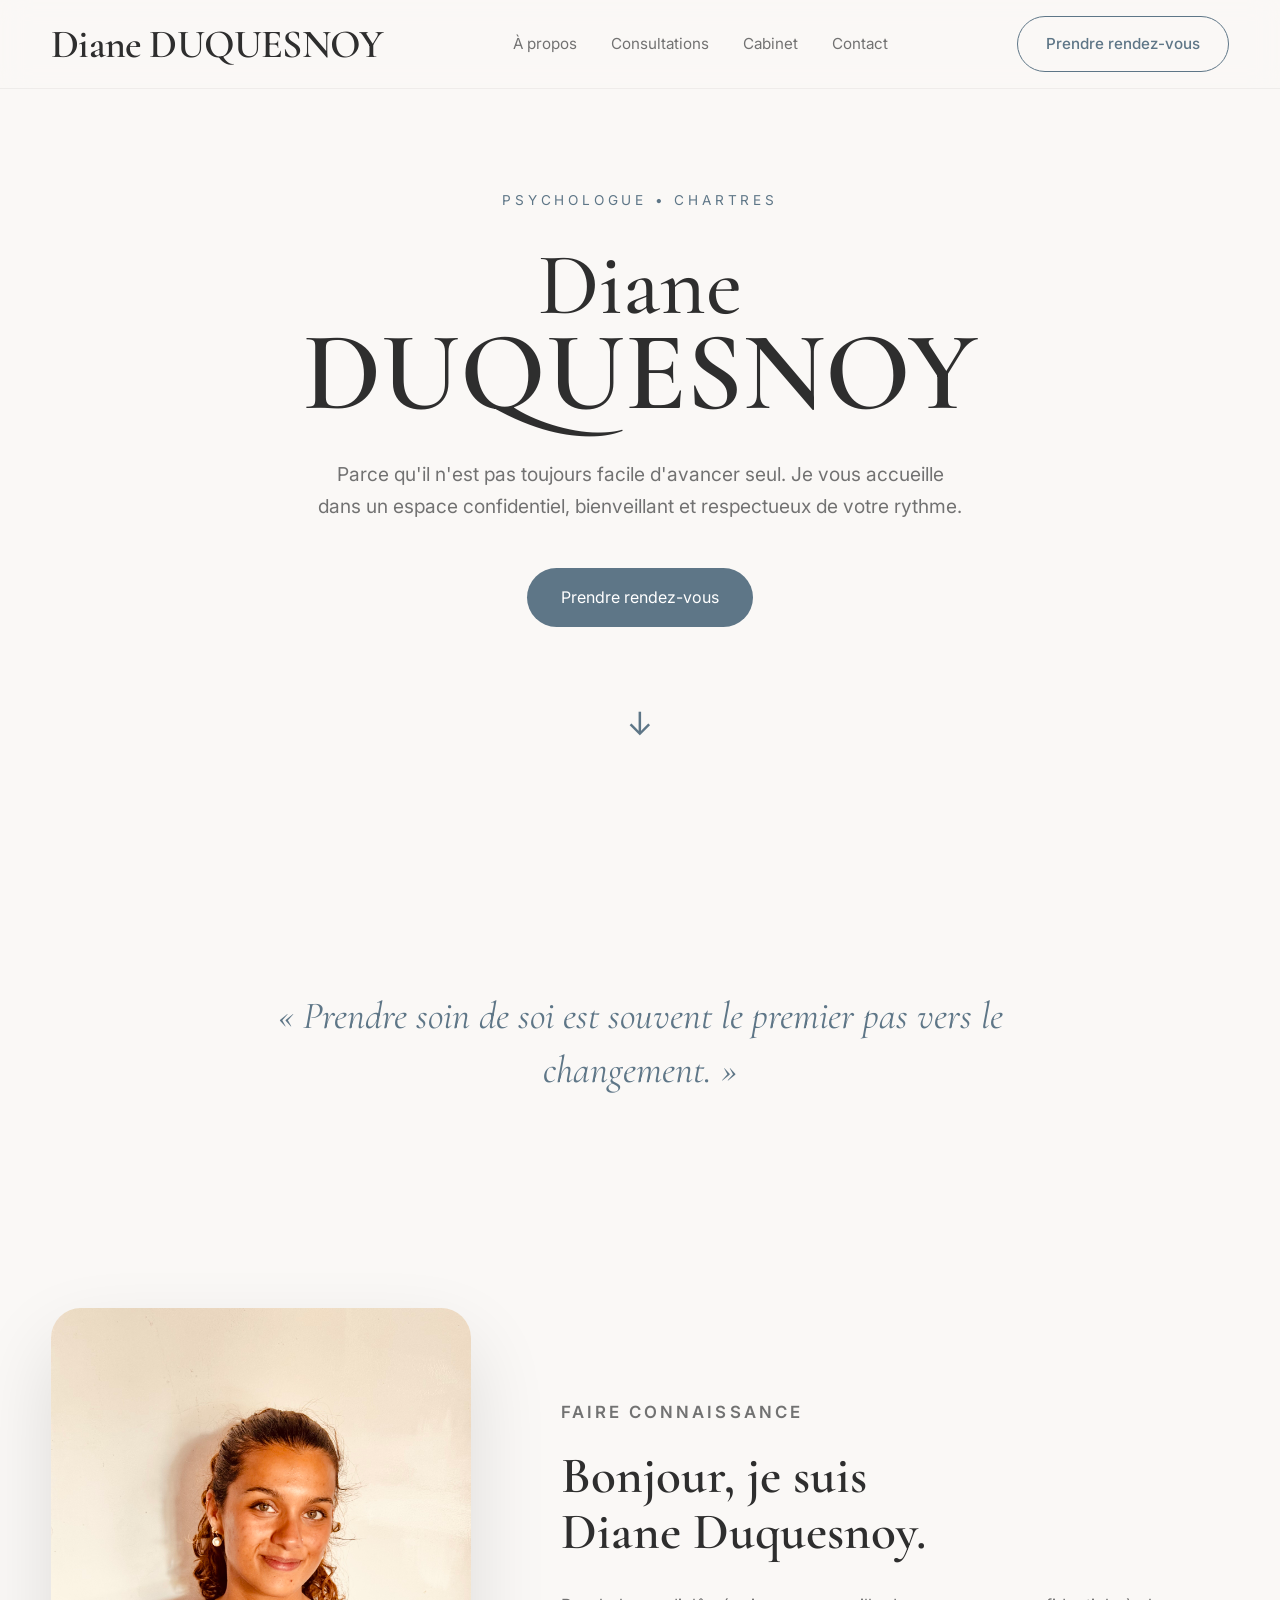
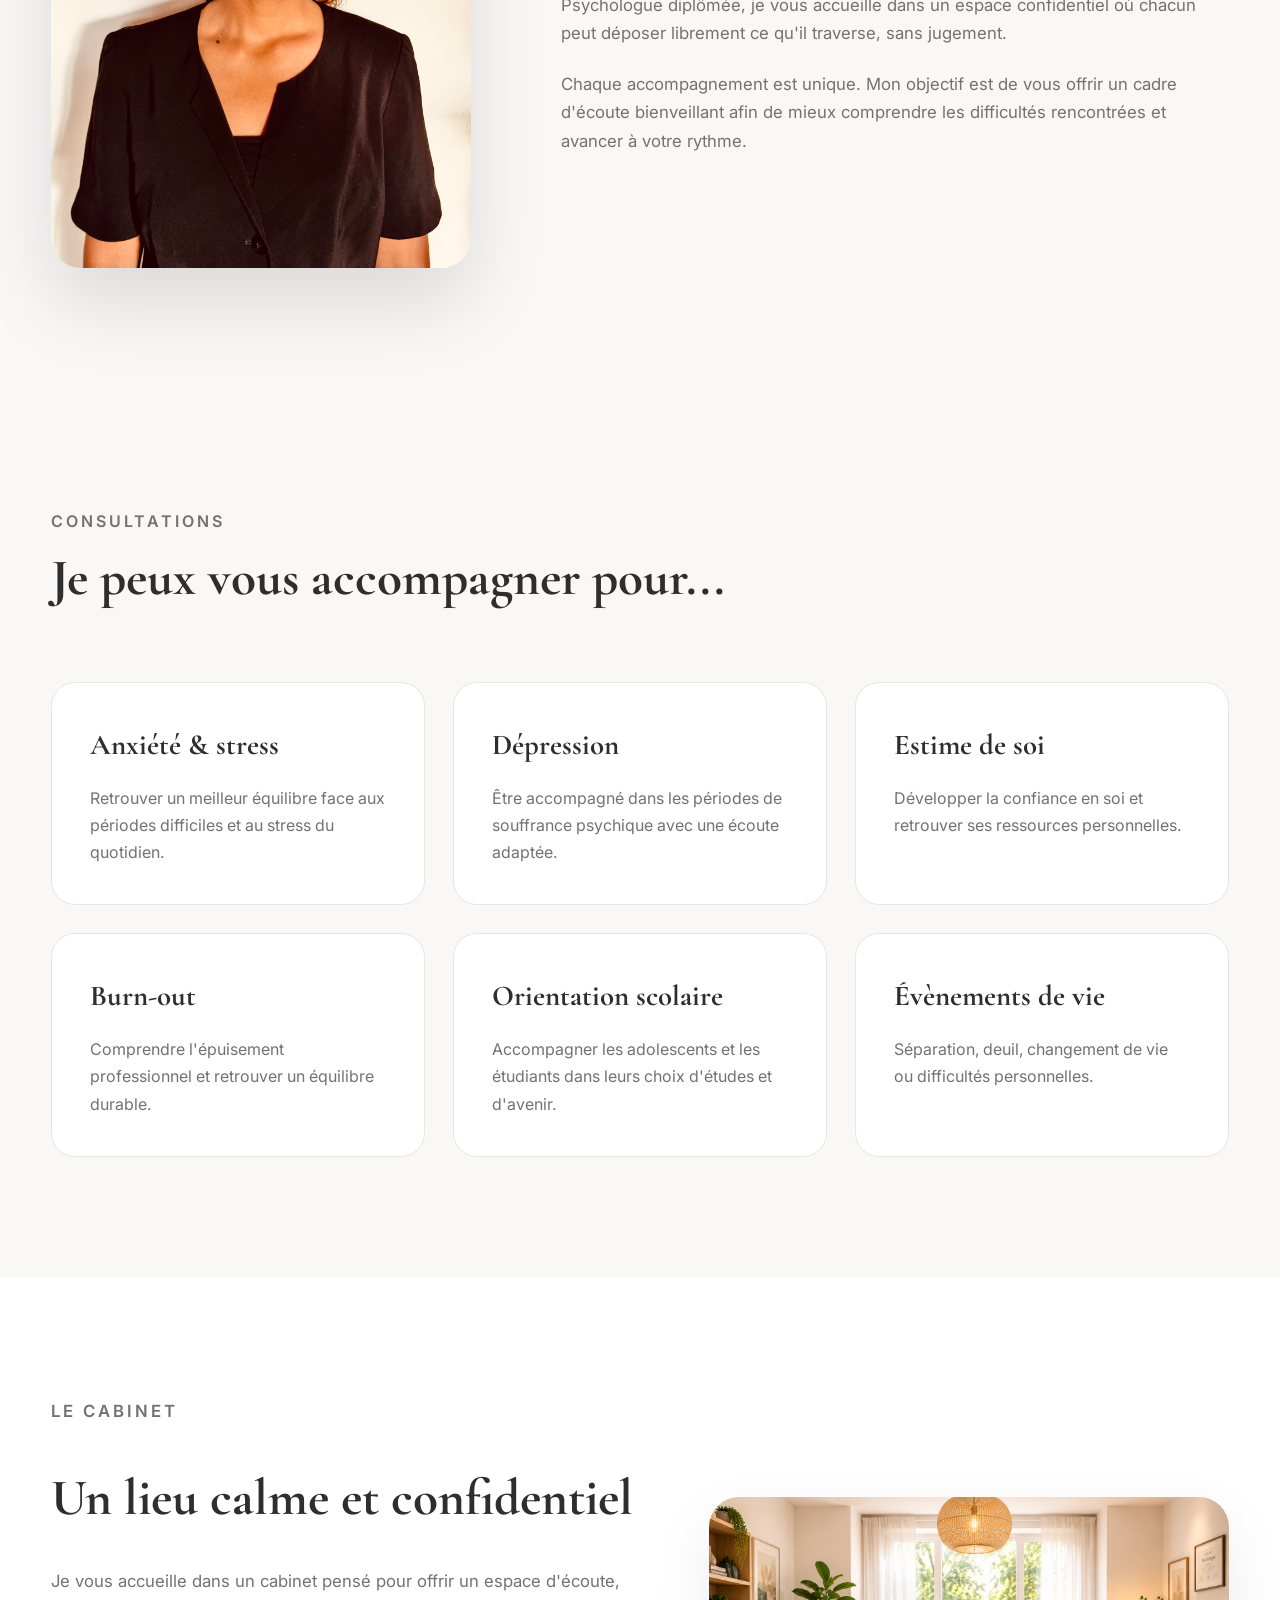
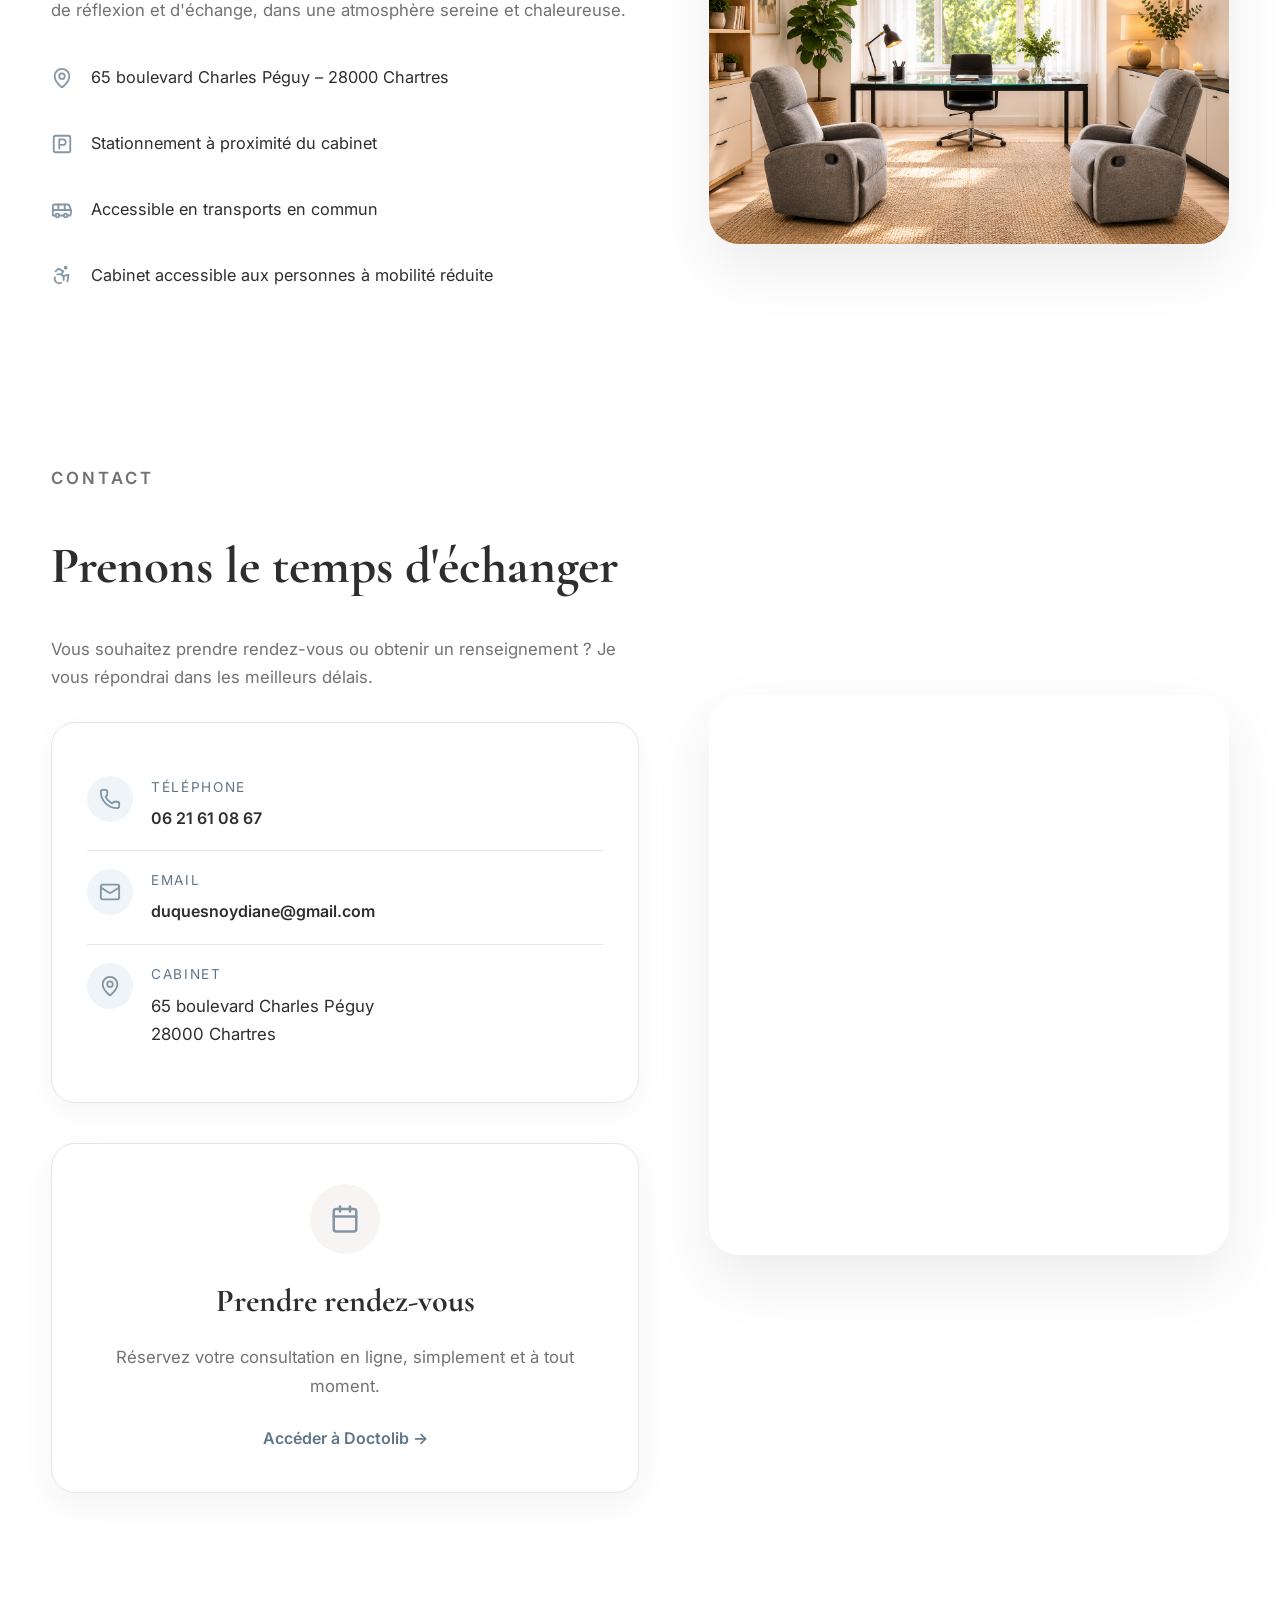
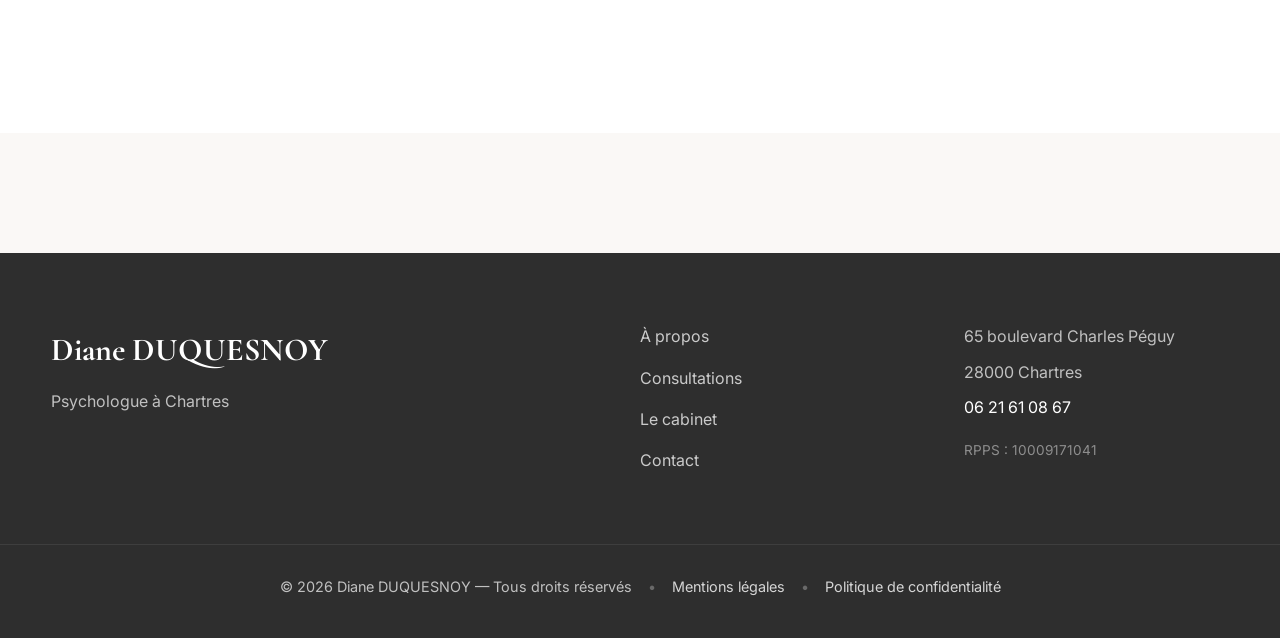
<file: index.html>
<!DOCTYPE html>
<html lang="fr">

<head>

    <meta charset="UTF-8">
    <meta name="viewport" content="width=device-width, initial-scale=1.0">

    <title>Psychologue à Chartres | Diane DUQUESNOY</title>

    <meta name="description"
content="Psychologue à Chartres, Diane DUQUESNOY accompagne les adolescents, les adultes et les familles dans un cadre bienveillant. Cabinet situé au 65 boulevard Charles Péguy à Chartres. Prise de rendez-vous en ligne sur Doctolib.">

    <link rel="preconnect" href="https://fonts.googleapis.com">
    <link rel="preconnect" href="https://fonts.gstatic.com" crossorigin>

    <link href="https://fonts.googleapis.com/css2?family=Cormorant+Garamond:wght@500;600&family=Inter:wght@300;400;500;600&display=swap"
        rel="stylesheet">

    <link rel="stylesheet" href="style.css">

<link rel="canonical" href="https://www.dianeduquesnoy-psychologue.fr/">

    <meta
name="keywords"
content="psychologue Chartres, psychologue Eure-et-Loir, psychologue adulte Chartres, psychologue adolescent, thérapie Chartres">

<meta name="author" content="Diane DUQUESNOY">

<meta name="robots" content="index, follow">

<meta property="og:type" content="website">

<meta property="og:url"
content="https://www.dianeduquesnoy-psychologue.fr/">

<meta property="og:title"
content="Diane DUQUESNOY | Psychologue à Chartres">

<meta property="og:description"
content="Consultations psychologiques à Chartres pour adolescents, adultes et familles.">

<meta property="og:image"
content="https://www.dianeduquesnoy-psychologue.fr/assets/img/diane.jpg">

<meta property="og:locale"
content="fr_FR">

<link rel="icon" href="assets/favicon.ico">

<script type="application/ld+json">
{
  "@context": "https://schema.org",
  "@type": "Psychologist",
  "@id": "https://www.dianeduquesnoy-psychologue.fr/#psychologist",
  "name": "Diane DUQUESNOY",
  "url": "https://www.dianeduquesnoy-psychologue.fr/",
  "image": "https://www.dianeduquesnoy-psychologue.fr/assets/img/diane.jpg",
  "description": "Psychologue à Chartres, accompagnement des adolescents, des adultes et des familles.",
  "telephone": "+33 6 21 61 08 67",
  "email": "duquesnoydiane@gmail.com",
  "address": {
    "@type": "PostalAddress",
    "streetAddress": "65 boulevard Charles Péguy",
    "addressLocality": "Chartres",
    "postalCode": "28000",
    "addressCountry": "FR"
  },
  "identifier": [
    {
      "@type": "PropertyValue",
      "propertyID": "RPPS",
      "value": "10009171041"
    },
    {
      "@type": "PropertyValue",
      "propertyID": "ADELI",
      "value": "289306367"
    },
    {
      "@type": "PropertyValue",
      "propertyID": "SIREN",
      "value": "105861298"
    }
  ],
  "sameAs": [
    "https://www.doctolib.fr/psychologue/bouglainval/diane-duquesnoy"
  ],
  "availableLanguage": [
    "fr"
  ],
  "areaServed": {
    "@type": "City",
    "name": "Chartres"
  }
}
</script>

<meta name="google-site-verification" content="OEWee8tBpfXAYvrWbWOvhHcr4qQkm_veEBeWWxYV0v4" />

</head>

<body>

<header class="header">

    <div class="container nav">

        <a href="#" class="logo">
            Diane DUQUESNOY
        </a>

        <nav>

            <ul class="menu">

                <li><a href="#apropos">À propos</a></li>
                <li><a href="#consultation">Consultations</a></li>
                <li><a href="#cabinet">Cabinet</a></li>
                <li><a href="#contact">Contact</a></li>

            </ul>

        </nav>

        <a class="header-btn"
           href="https://www.doctolib.fr/psychologue/bouglainval/diane-duquesnoy"
           target="_blank">
            Prendre rendez-vous
        </a>

    </div>

</header>

<main>

<section class="hero">

    <div class="container hero-grid">

        <div class="hero-left">

            <p class="hero-tag">
                PSYCHOLOGUE • CHARTRES
            </p>

            <h1>

                <span>Diane</span>

                <span>DUQUESNOY</span>

            </h1>

            <p class="hero-text">

                Parce qu'il n'est pas toujours facile
                d'avancer seul.

                Je vous accueille dans un espace
                confidentiel, bienveillant et respectueux
                de votre rythme.

            </p>

            <div class="hero-buttons">

    <a class="btn-primary"
       href="https://www.doctolib.fr/psychologue/bouglainval/diane-duquesnoy"
       target="_blank">

        Prendre rendez-vous

    </a>

</div>

<div class="scroll-indicator">

↓

</div>

        </div>

       
    </div>

</section>
<section class="quote">

    <div class="container">

        <p>

            « Prendre soin de soi est souvent le premier pas vers le changement. »

        </p>

    </div>

</section>

<section id="apropos" class="about">

    <div class="container about-grid">

        <div class="about-photo">

            <img
                src="assets/img/diane.jpg"
                alt="Diane Duquesnoy, psychologue à Chartres">

        </div>

        <div class="about-content">

            <p class="section-tag">
                FAIRE CONNAISSANCE
            </p>

            <h2>
                Bonjour, je suis<br>
                Diane Duquesnoy.
            </h2>

            <p>

                Psychologue diplômée, je vous accueille dans un espace
                confidentiel où chacun peut déposer librement ce qu'il
                traverse, sans jugement.

            </p>

            <p>

                Chaque accompagnement est unique. Mon objectif est de vous
                offrir un cadre d'écoute bienveillant afin de mieux comprendre
                les difficultés rencontrées et avancer à votre rythme.

            </p>

        </div>

    </div>

</section>
<section id="consultation" class="services">

    <div class="container">

        <p class="section-tag">CONSULTATIONS</p>

        <h2>Je peux vous accompagner pour...</h2>

        <div class="services-grid">

            <article class="service-card">
                <h3>Anxiété & stress</h3>
                <p>Retrouver un meilleur équilibre face aux périodes difficiles et au stress du quotidien.</p>
            </article>

            <article class="service-card">
                <h3>Dépression</h3>
                <p>Être accompagné dans les périodes de souffrance psychique avec une écoute adaptée.</p>
            </article>

            <article class="service-card">
                <h3>Estime de soi</h3>
                <p>Développer la confiance en soi et retrouver ses ressources personnelles.</p>
            </article>

            <article class="service-card">
                <h3>Burn-out</h3>
                <p>Comprendre l'épuisement professionnel et retrouver un équilibre durable.</p>
            </article>

            <article class="service-card">
                <h3>Orientation scolaire</h3>
                <p>Accompagner les adolescents et les étudiants dans leurs choix d'études et d'avenir.</p>
            </article>

            <article class="service-card">
                <h3>Évènements de vie</h3>
                <p>Séparation, deuil, changement de vie ou difficultés personnelles.</p>
            </article>

        </div>

    </div>

</section>
<section id="cabinet" class="cabinet">

    <div class="container cabinet-grid">

        <div class="cabinet-content">

            <p class="section-tag">
                LE CABINET
            </p>

            <h2>
                Un lieu calme et confidentiel
            </h2>

            <p>

                Je vous accueille dans un cabinet pensé pour offrir un espace
                d'écoute, de réflexion et d'échange, dans une atmosphère
                sereine et chaleureuse.

            </p>

            <ul class="cabinet-list">

    <li>

        <img src="assets/icons/map-pin.svg" alt="Adresse">

        <span>65 boulevard Charles Péguy – 28000 Chartres</span>

    </li>

    <li>

        <img src="assets/icons/square-parking.svg" alt="Stationnement">

        <span>Stationnement à proximité du cabinet</span>

    </li>

    <li>

        <img src="assets/icons/bus.svg" alt="Transports">

        <span>Accessible en transports en commun</span>

    </li>

    <li>

        <img src="assets/icons/accessibility.svg" alt="Accessibilité">

        <span>Cabinet accessible aux personnes à mobilité réduite</span>

    </li>

</ul>


        </div>

        <div class="cabinet-photo">

            <img
                src="assets/img/cabinet.jpg"
                alt="Cabinet de psychologie">

        </div>

    </div>
<section id="contact" class="contact">

    <div class="container contact-grid">

        <div class="contact-content">

            <p class="section-tag">CONTACT</p>

            <h2>
                Prenons le temps d'échanger
            </h2>

            <p class="contact-intro">

                Vous souhaitez prendre rendez-vous ou obtenir un renseignement ?
                Je vous répondrai dans les meilleurs délais.

            </p>

            <div class="contact-card">

                <div class="contact-item">

                    <div class="contact-icon">

    <img src="assets/icons/phone.svg" alt="Téléphone">

</div>

                    <div>

                        <span>Téléphone</span>

                        <a href="tel:+33621610867">
                            06 21 61 08 67
                        </a>

                    </div>

                </div>

                <div class="contact-item">

                    <div class="contact-icon">

    <img
        src="assets/icons/mail.svg"
        alt="Adresse e-mail">

</div>

                    <div>

                        <span>Email</span>

                        <a href="mailto:duquesnoydiane@gmail.com">
                            duquesnoydiane@gmail.com
                        </a>

                    </div>

                </div>

                <div class="contact-item">

                    <div class="contact-icon">

    <img
        src="assets/icons/map-pin.svg"
        alt="Adresse du cabinet">

</div>

                    <div>

                        <span>Cabinet</span>

                        <p>
                            65 boulevard Charles Péguy<br>
                            28000 Chartres
                        </p>

                    </div>

                </div>

            </div>

           <div class="doctolib-card">

    <div class="calendar">

        <img src="assets/icons/calendar.svg" alt="Calendrier">

    </div>

    <h3>

        Prendre rendez-vous

    </h3>

    <p>

        Réservez votre consultation en ligne,
        simplement et à tout moment.

    </p>

    <a
        href="https://www.doctolib.fr/psychologue/bouglainval/diane-duquesnoy"
        target="_blank">

        Accéder à Doctolib →

    </a>

</div>

        </div>

        <div class="map">

            <iframe
                src="https://www.google.com/maps?q=65+boulevard+Charles+Péguy+28000+Chartres&output=embed"
                loading="lazy"
                allowfullscreen>
            </iframe>

        </div>

    </div>

</section>
</section>
</main>

<script src="script.js"></script>

<footer class="footer">

    <div class="container footer-grid">

        <div class="footer-brand">

            <h3>Diane DUQUESNOY</h3>

            <p>
                Psychologue à Chartres
            </p>

        </div>

        <div class="footer-links">

            <a href="#apropos">À propos</a>

            <a href="#consultation">Consultations</a>

            <a href="#cabinet">Le cabinet</a>

            <a href="#contact">Contact</a>

        </div>

        <div class="footer-contact">

<p>65 boulevard Charles Péguy</p>

<p>28000 Chartres</p>

<a href="tel:+33621610867">06&nbsp;21&nbsp;61&nbsp;08&nbsp;67</a>

<p class="footer-rpps">

RPPS : 10009171041

</p>

</div>

    </div>

    <div class="footer-bottom">

<p>

© 2026 Diane DUQUESNOY — Tous droits réservés

<span class="footer-separator">•</span>

<a href="mentions-legales.html">
Mentions légales
</a>

<span class="footer-separator">•</span>

<a href="politique-confidentialite.html">
Politique de confidentialité
</a>

</p>

</div>

</footer>

</body>

</html>
</file>
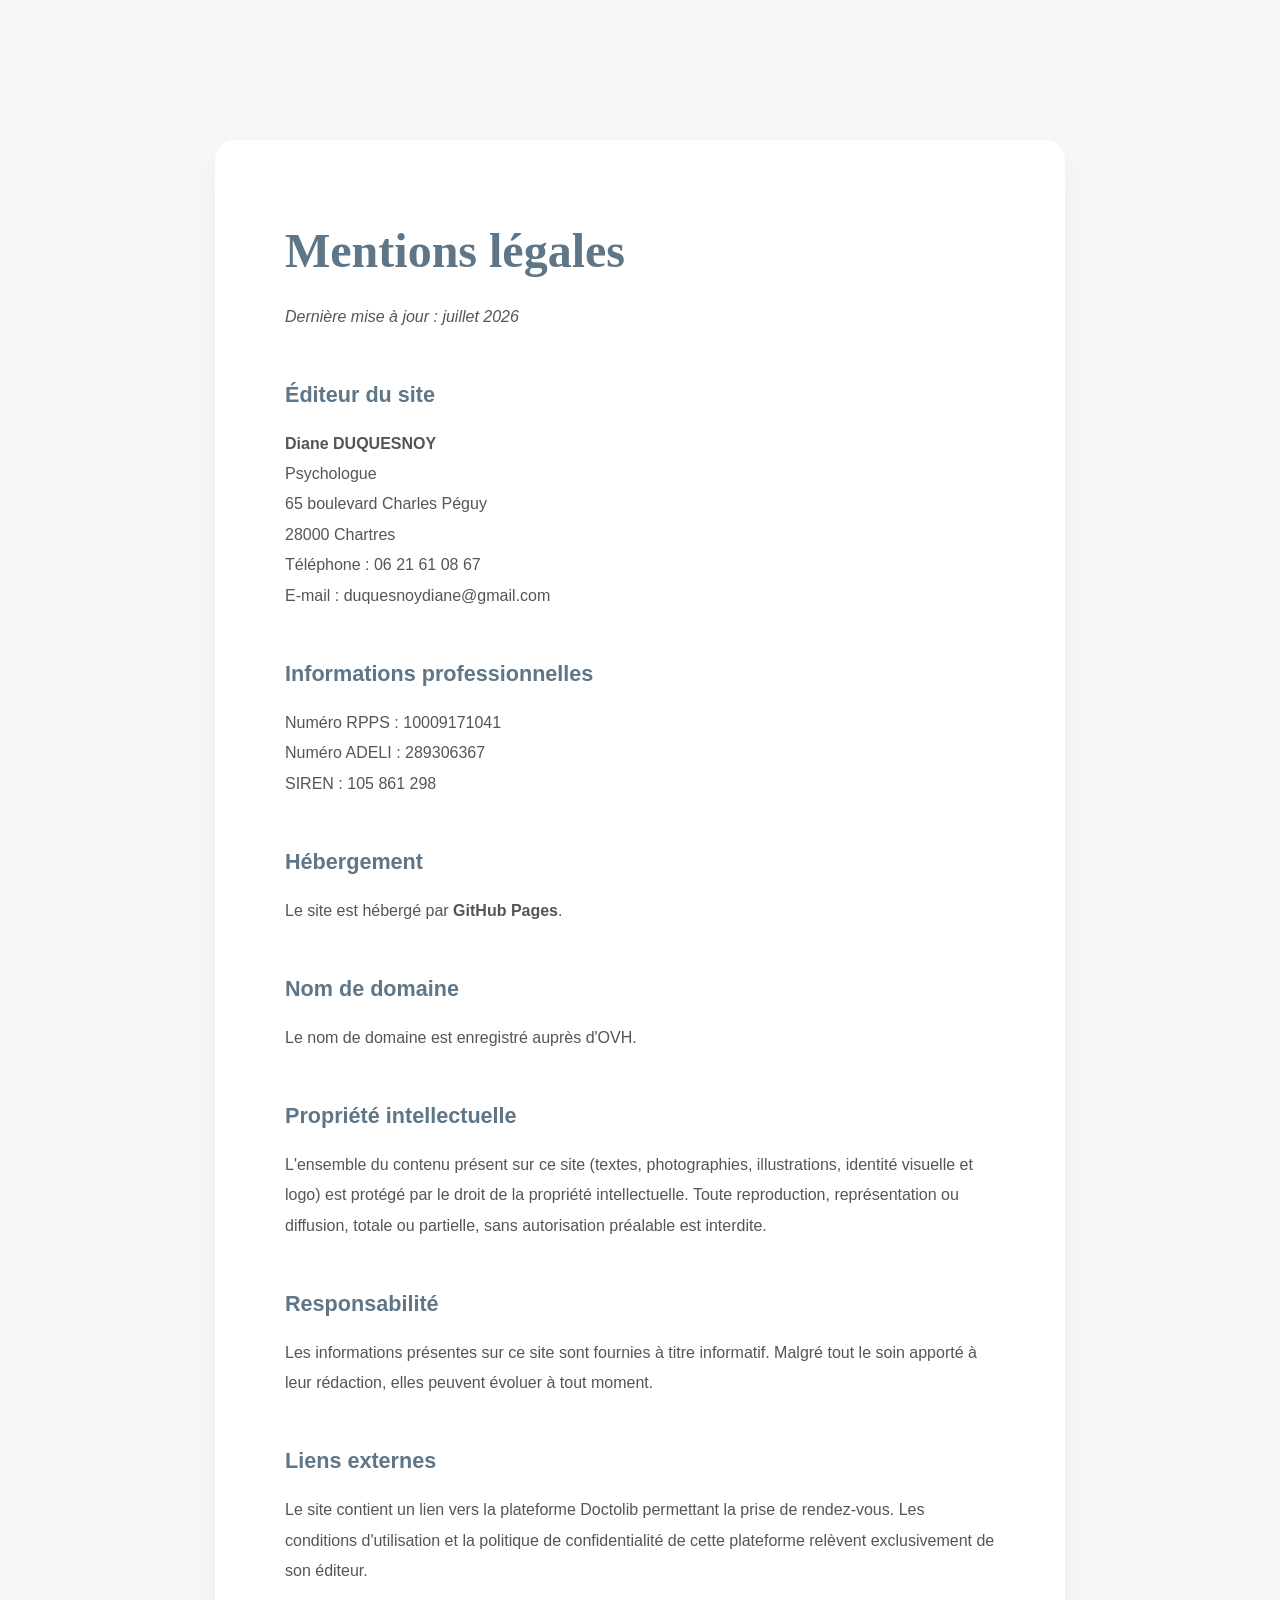
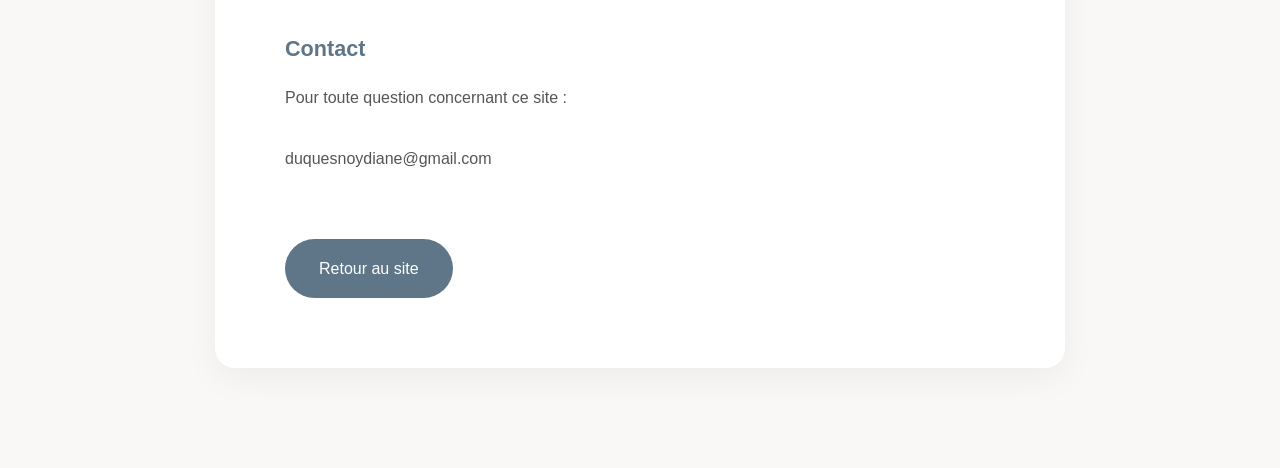
<file: mentions-legale.html>
<!DOCTYPE html>
<html lang="fr">

<head>

<meta charset="UTF-8">
<meta name="viewport" content="width=device-width, initial-scale=1.0">

<title>Mentions légales | Diane DUQUESNOY</title>

<link rel="stylesheet" href="style.css">

</head>

<body>

<section class="legal-page">

<div class="container legal-container">

<h1>Mentions légales</h1>

<p class="legal-update">
Dernière mise à jour : juillet 2026
</p>

<h2>Éditeur du site</h2>

<p>

<strong>Diane DUQUESNOY</strong><br>

Psychologue<br>

65 boulevard Charles Péguy<br>

28000 Chartres<br>

Téléphone : 06 21 61 08 67<br>

E-mail : duquesnoydiane@gmail.com

</p>

<h2>Informations professionnelles</h2>

<p>

Numéro RPPS : 10009171041<br>

Numéro ADELI : 289306367<br>

SIREN : 105 861 298

</p>

<h2>Hébergement</h2>

<p>

Le site est hébergé par <strong>GitHub Pages</strong>.

</p>

<h2>Nom de domaine</h2>

<p>

Le nom de domaine est enregistré auprès d'OVH.

</p>

<h2>Propriété intellectuelle</h2>

<p>

L'ensemble du contenu présent sur ce site (textes, photographies, illustrations, identité visuelle et logo) est protégé par le droit de la propriété intellectuelle.

Toute reproduction, représentation ou diffusion, totale ou partielle, sans autorisation préalable est interdite.

</p>

<h2>Responsabilité</h2>

<p>

Les informations présentes sur ce site sont fournies à titre informatif.

Malgré tout le soin apporté à leur rédaction, elles peuvent évoluer à tout moment.

</p>

<h2>Liens externes</h2>

<p>

Le site contient un lien vers la plateforme Doctolib permettant la prise de rendez-vous.

Les conditions d'utilisation et la politique de confidentialité de cette plateforme relèvent exclusivement de son éditeur.

</p>

<h2>Contact</h2>

<p>

Pour toute question concernant ce site :

<br><br>

duquesnoydiane@gmail.com

</p>

<a href="index.html" class="btn-primary">

Retour au site

</a>

</div>

</section>

</body>

</html>
</file>
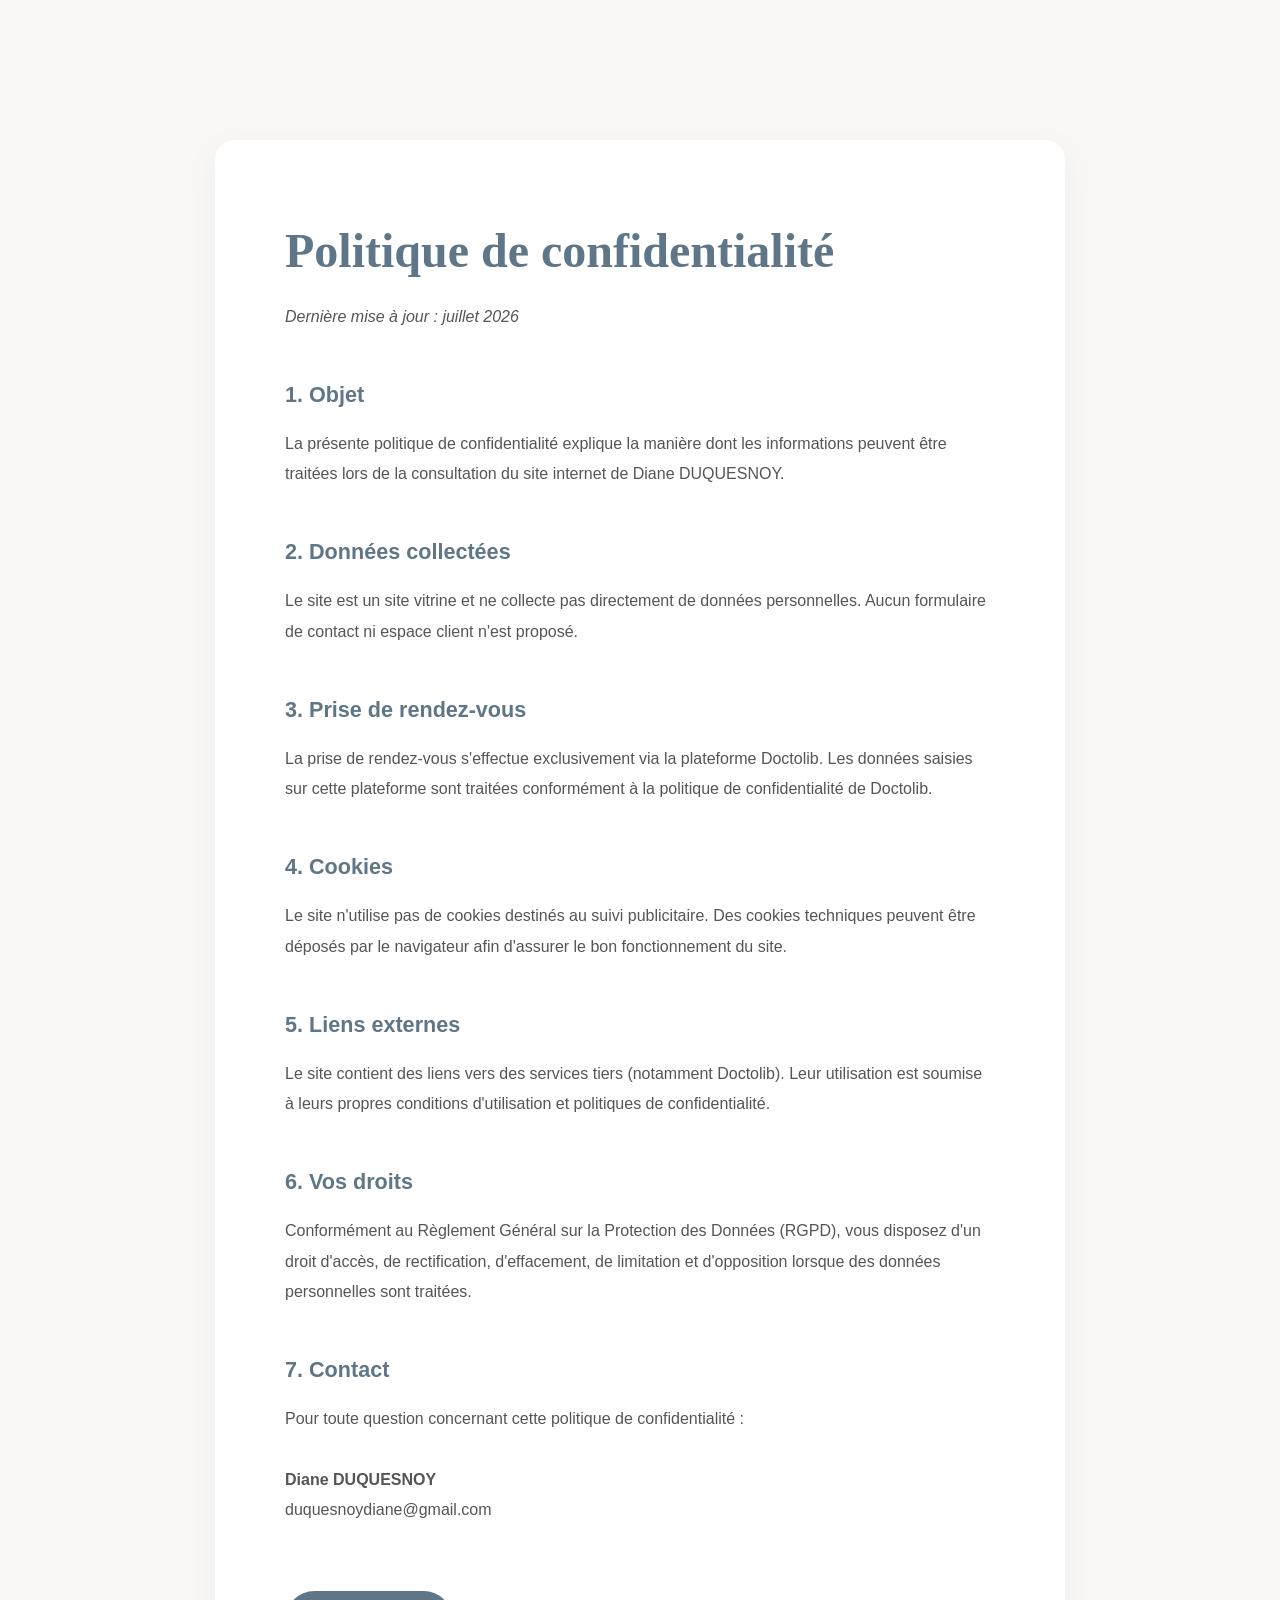
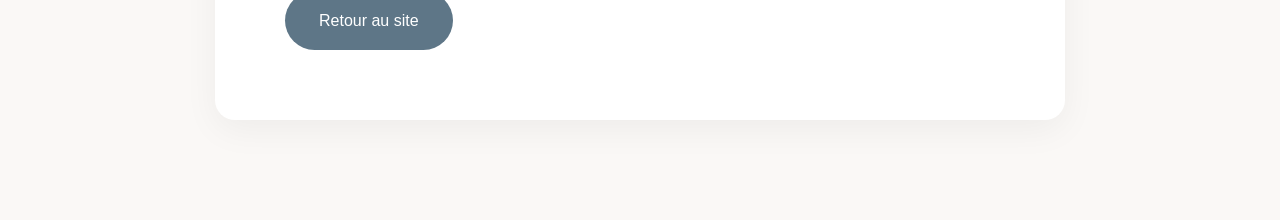
<file: politique-confidentialite.html>
<!DOCTYPE html>
<html lang="fr">

<head>

<meta charset="UTF-8">
<meta name="viewport" content="width=device-width, initial-scale=1.0">

<title>Politique de confidentialité | Diane DUQUESNOY</title>

<link rel="stylesheet" href="style.css">

</head>

<body>

<section class="legal-page">

<div class="container legal-container">

<h1>Politique de confidentialité</h1>

<p class="legal-update">

Dernière mise à jour : juillet 2026

</p>

<h2>1. Objet</h2>

<p>

La présente politique de confidentialité explique la manière dont les informations peuvent être traitées lors de la consultation du site internet de Diane DUQUESNOY.

</p>

<h2>2. Données collectées</h2>

<p>

Le site est un site vitrine et ne collecte pas directement de données personnelles.

Aucun formulaire de contact ni espace client n'est proposé.

</p>

<h2>3. Prise de rendez-vous</h2>

<p>

La prise de rendez-vous s'effectue exclusivement via la plateforme Doctolib.

Les données saisies sur cette plateforme sont traitées conformément à la politique de confidentialité de Doctolib.

</p>

<h2>4. Cookies</h2>

<p>

Le site n'utilise pas de cookies destinés au suivi publicitaire.

Des cookies techniques peuvent être déposés par le navigateur afin d'assurer le bon fonctionnement du site.

</p>

<h2>5. Liens externes</h2>

<p>

Le site contient des liens vers des services tiers (notamment Doctolib).

Leur utilisation est soumise à leurs propres conditions d'utilisation et politiques de confidentialité.

</p>

<h2>6. Vos droits</h2>

<p>

Conformément au Règlement Général sur la Protection des Données (RGPD), vous disposez d'un droit d'accès, de rectification, d'effacement, de limitation et d'opposition lorsque des données personnelles sont traitées.

</p>

<h2>7. Contact</h2>

<p>

Pour toute question concernant cette politique de confidentialité :

<br><br>

<strong>Diane DUQUESNOY</strong><br>

duquesnoydiane@gmail.com

</p>

<a href="index.html" class="btn-primary">

Retour au site

</a>

</div>

</section>

</body>

</html>
</file>
<file: style.css>
/* ======================================================
   DIANE DUQUESNOY
   Version 2.0
====================================================== */

/*============================
VARIABLES
=============================*/

:root{

    --background:#FAF8F6;
    --surface:#FFFFFF;

    --text:#2E2E2E;
    --muted:#727272;

    --primary:#5E7687;
    --primary-dark:#48606F;

    --border:#EAE5DE;

    --radius:24px;

    --shadow:0 25px 60px rgba(0,0,0,.08);

}

/*============================
RESET
=============================*/

*{
margin:0;
padding:0;
box-sizing:border-box;
}

html{
scroll-behavior:smooth;
}

body{

background:var(--background);

font-family:Inter,sans-serif;

color:var(--text);

line-height:1.7;

}

img{
display:block;
max-width:100%;
}

a{
color:inherit;
text-decoration:none;
}

.container{

width:min(1180px,92%);
margin:auto;

}

/*============================
HEADER
=============================*/

.header{

position:fixed;

top:0;

left:0;

width:100%;

z-index:999;

background:rgba(250,248,246,.82);

backdrop-filter:blur(14px);

border-bottom:1px solid rgba(0,0,0,.05);

}

.nav{

height:88px;

display:flex;

justify-content:space-between;

align-items:center;

gap:30px;

}

.logo{

font-family:"Cormorant Garamond", serif;

font-size:2.5rem;

font-weight:600;

letter-spacing:-0.02em;

line-height:1;

}
.menu{

display:flex;

gap:34px;

list-style:none;

}

.menu a{

font-size:.95rem;

color:var(--muted);

transition:.3s;

position:relative;

}

.menu a::after{

content:"";

position:absolute;

left:0;

bottom:-6px;

width:0;

height:1px;

background:var(--primary);

transition:.3s;

}

.menu a:hover::after{

width:100%;

}

.menu a:hover{

color:var(--text);

}

.header-btn{

display:inline-flex;

align-items:center;

justify-content:center;

padding:14px 28px;

border:1px solid var(--primary);

border-radius:999px;

font-size:.95rem;

font-weight:500;

color:var(--primary);

transition:.35s;

white-space:nowrap;

}

.header-btn:hover{

background:var(--primary);

color:white;

}

/*============================
BOUTONS
=============================*/

.btn-primary{

display:inline-flex;

align-items:center;

justify-content:center;

padding:16px 34px;

background:var(--primary);

color:white;

border-radius:999px;

transition:.35s;

}

.btn-primary:hover{

transform:translateY(-2px);

background:var(--primary-dark);

}

.btn-outline{

padding:10px 20px;

border:1px solid var(--primary);

border-radius:999px;

color:var(--primary);

transition:.35s;

font-size:.95rem;

}

.btn-outline:hover{

background:var(--primary);

color:white;

}
/*======================================================
HERO V2
======================================================*/

.hero{

min-height:100vh;

display:flex;

align-items:center;

justify-content:center;

text-align:center;

padding:120px 0 80px;

}

.hero-grid{

max-width:850px;

margin:auto;

}

.hero-tag{

font-size:.85rem;

letter-spacing:.28em;

text-transform:uppercase;

color:var(--primary);

margin-bottom:35px;

}

.hero h1{

font-family:"Cormorant Garamond",serif;

line-height:.88;

margin-bottom:35px;

}

.hero h1 span{

display:block;

}

.hero h1 span:first-child{

font-size:5.5rem;

font-weight:500;

}

.hero h1 span:last-child{

font-size:7rem;

font-weight:600;

}

.hero-text{

max-width:650px;

margin:0 auto 45px;

font-size:1.2rem;

color:var(--muted);

}

.hero-buttons{

display:flex;

justify-content:center;

align-items:center;

gap:30px;

margin-bottom:70px;

}

.scroll-indicator{

font-size:2rem;

color:var(--primary);

animation:bounce 2s infinite;

}

@keyframes bounce{

0%,100%{

transform:translateY(0);

}

50%{

transform:translateY(10px);

}

}

@media(max-width:768px){

.hero h1 span:first-child{

font-size:3.6rem;

}

.hero h1 span:last-child{

font-size:4.6rem;

}

.hero-buttons{

flex-direction:column;

}

}

/*============================
RESPONSIVE
=============================*/

@media(max-width:980px){

.menu{

display:none;

}

.hero{

padding-top:120px;

}

.hero-grid{

grid-template-columns:1fr;

}

.hero-right{

order:-1;

}

.hero h1 span:first-child{

font-size:3.5rem;

}

.hero h1 span:last-child{

font-size:4.2rem;

}

.hero-buttons{

flex-direction:column;

align-items:flex-start;

gap:18px;

}

.btn-primary{

width:100%;

}

}
/*======================================================
ABOUT
======================================================*/

.about{

padding:120px 0;

}

.about-grid{

display:grid;

grid-template-columns:420px 1fr;

gap:90px;

align-items:center;

}

.about-photo{

position:relative;

}

.about-photo img{

width:100%;

border-radius:30px;

box-shadow:0 35px 80px rgba(0,0,0,.12);

}

.section-tag{
    font-size:1rem;
    font-weight:600;
    letter-spacing:.18em;
    text-transform:uppercase;
    color:var(--muted);
}

.about h2{

font-family:"Cormorant Garamond",serif;

font-size:3.2rem;

font-weight:600;

line-height:1.1;

margin-bottom:30px;

}

.about p{

font-size:1.05rem;

color:var(--muted);

margin-bottom:22px;

max-width:650px;

}

.about .btn-primary{

margin-top:15px;

}

@media(max-width:980px){

.about{

padding:80px 0;

}

.about-grid{

grid-template-columns:1fr;

gap:45px;

}

.about-photo{

max-width:420px;

margin:auto;

}

.about h2{

font-size:2.6rem;

}

}

/*======================================================
QUOTE
======================================================*/

.quote{

padding:90px 0;

text-align:center;

}

.quote p{

font-family:"Cormorant Garamond", serif;

font-size:2.4rem;

font-style:italic;

color:var(--primary);

max-width:850px;

margin:auto;

line-height:1.4;

}
/*======================================================
SERVICES
======================================================*/

.services{

padding:120px 0;

}

.services h2{

font-family:"Cormorant Garamond",serif;

font-size:3.2rem;

margin-bottom:60px;

}

.services-grid{

display:grid;

grid-template-columns:repeat(3,1fr);

gap:28px;

}

.service-card{

background:white;

padding:38px;

border-radius:24px;

border:1px solid var(--border);

transition:.35s;

}

.service-card:hover{

transform:translateY(-8px);

box-shadow:0 20px 45px rgba(0,0,0,.08);

}

.service-card h3{

font-family:"Cormorant Garamond",serif;

font-size:1.8rem;

margin-bottom:15px;

}

.service-card p{

color:var(--muted);

}

@media(max-width:980px){

.services-grid{

grid-template-columns:1fr;

}

.services h2{

font-size:2.4rem;

}

}
/*======================================================
CABINET
======================================================*/

.cabinet{

padding:120px 0;

background:white;

}

.cabinet-grid{

display:grid;

grid-template-columns:1fr 520px;

gap:70px;

align-items:center;

}

.cabinet h2{

font-family:"Cormorant Garamond",serif;

font-size:3.2rem;

margin-bottom:25px;

}

.cabinet p{

color:var(--muted);

font-size:1.05rem;

margin-bottom:30px;

}

.cabinet-list{

list-style:none;

display:flex;

flex-direction:column;

gap:18px;

margin-bottom:45px;

}

.cabinet-list li{

display:flex;

align-items:center;

gap:18px;

}

.cabinet-list img{

width:22px;

height:22px;

opacity:.75;

flex-shrink:0;

}

.cabinet-list span{

font-size:1.02rem;

color:var(--text);

}

.cabinet-list li{

padding:10px 0;

font-size:1.05rem;

}

.cabinet-photo img{

border-radius:30px;

box-shadow:var(--shadow);

}

@media(max-width:980px){

.cabinet-grid{

grid-template-columns:1fr;

}

.cabinet-photo{

order:-1;

}

}
/*======================================================
CONTACT
======================================================*/

.contact{

padding:120px 0;

}

.contact-grid{

display:grid;

grid-template-columns:1fr 520px;

gap:70px;

align-items:center;

}

.contact h2{

font-family:"Cormorant Garamond",serif;

font-size:3.2rem;

margin-bottom:25px;

}

.contact-intro{

color:var(--muted);

margin-bottom:40px;

max-width:620px;

}

.contact-card{

background:white;

border:1px solid var(--border);

border-radius:24px;

padding:35px;

margin-bottom:35px;

box-shadow:0 10px 30px rgba(0,0,0,.04);

}

.contact-item{

display:flex;

gap:18px;

align-items:flex-start;

padding:18px 0;

border-bottom:1px solid var(--border);

}

.contact-item:last-child{

border-bottom:none;

}

.contact-item span{

display:block;

font-size:.85rem;

text-transform:uppercase;

letter-spacing:.12em;

color:var(--primary);

margin-bottom:6px;

}

.contact-item a{

font-weight:600;

}

.contact-item p{

margin:0;

color:var(--text);

}

.map iframe{

width:100%;

height:560px;

border:none;

border-radius:30px;

box-shadow:var(--shadow);

}

@media(max-width:980px){

.contact-grid{

grid-template-columns:1fr;

}

.map{

margin-top:50px;

}

.map iframe{

height:400px;

}

}
.contact-icon{

width:46px;
height:46px;

display:flex;
justify-content:center;
align-items:center;

background:#f7f5f3;

border-radius:50%;

}

.contact-icon img{

width:22px;
height:22px;

opacity:.75;

}
/*======================================================
DOCTOLIB CARD
======================================================*/

.doctolib-card{

margin-top:40px;
padding:40px;

background:white;

border:1px solid var(--border);

border-radius:24px;

text-align:center;

box-shadow:0 12px 35px rgba(0,0,0,.05);

transition:.35s;

}

.doctolib-card:hover{

transform:translateY(-6px);

box-shadow:0 20px 45px rgba(0,0,0,.08);

}

.calendar{

width:70px;
height:70px;

margin:0 auto 20px;

display:flex;
justify-content:center;
align-items:center;

background:#f7f5f3;

border-radius:50%;

}

.calendar img{

width:30px;
height:30px;

opacity:.75;

}

.doctolib-card h3{

font-family:"Cormorant Garamond", serif;

font-size:2rem;

margin-bottom:15px;

}

.doctolib-card p{

color:var(--muted);

margin-bottom:25px;

}

.doctolib-card a{

font-weight:600;

color:var(--primary);

font-size:1rem;

}

.doctolib-card a:hover{

opacity:.75;

}

.contact-icon{
width:46px;
height:46px;
display:flex;
justify-content:center;
align-items:center;
background:#EEF4F7;
border-radius:50%;
}

.contact-icon img{
width:22px;
height:22px;
opacity:.75;
}

.cabinet > .container > .section-tag,
.services > .container > .section-tag,
.contact > .container > .section-tag,
.about .section-tag{

    color: var(--muted);

}

.cabinet-text p{
    color: var(--muted);
}

/*======================================================
FOOTER
======================================================*/

.footer{

background:#2E2E2E;

color:white;

margin-top:120px;

}

.footer-grid{

display:grid;

grid-template-columns:2fr 1fr 1fr;

gap:60px;

padding:70px 0;

}

.footer h3{

font-family:"Cormorant Garamond", serif;

font-size:2rem;

margin-bottom:10px;

}

.footer p{

color:rgba(255,255,255,.7);

margin-bottom:8px;

}

.footer-links{

display:flex;

flex-direction:column;

gap:14px;

}

.footer-links a{

color:rgba(255,255,255,.75);

transition:.3s;

}

.footer-links a:hover{

color:white;

}

.footer-contact a{

color:white;

}

.footer-bottom{

text-align:center;

padding:30px;

border-top:1px solid rgba(255,255,255,.08);

font-size:.9rem;

color:rgba(255,255,255,.65);

}

.footer-bottom a{

color:rgba(255,255,255,.8);

text-decoration:none;

transition:.3s;

}

.footer-bottom a:hover{

color:white;

}

.footer-separator{

margin:0 12px;

opacity:.4;

}

@media(max-width:980px){

.footer-grid{

grid-template-columns:1fr;

gap:40px;

}

}

/*======================================================
MENTIONS LÉGALES
======================================================*/

.legal-page{

padding:140px 20px 100px;

background:var(--background);

min-height:100vh;

}

.legal-container{

max-width:850px;

margin:auto;

background:white;

padding:70px;

border-radius:20px;

box-shadow:0 10px 35px rgba(0,0,0,.05);

}

.legal-container h1{

font-family:"Cormorant Garamond",serif;

font-size:3rem;

margin-bottom:10px;

color:var(--primary);

}

.legal-update{

color:var(--muted);

margin-bottom:50px;

font-style:italic;

}

.legal-container h2{

margin-top:45px;

margin-bottom:15px;

font-size:1.35rem;

color:var(--primary);

}

.legal-container p{

line-height:1.9;

color:#555;

margin-bottom:15px;

}

.legal-container .btn-primary{

margin-top:50px;

display:inline-flex;

}

@media(max-width:768px){

.legal-container{

padding:35px 25px;

}

.legal-container h1{

font-size:2.3rem;

}

}

.footer-rpps{

margin-top:18px;

font-size:.85rem;

opacity:.65;

}
</file>
